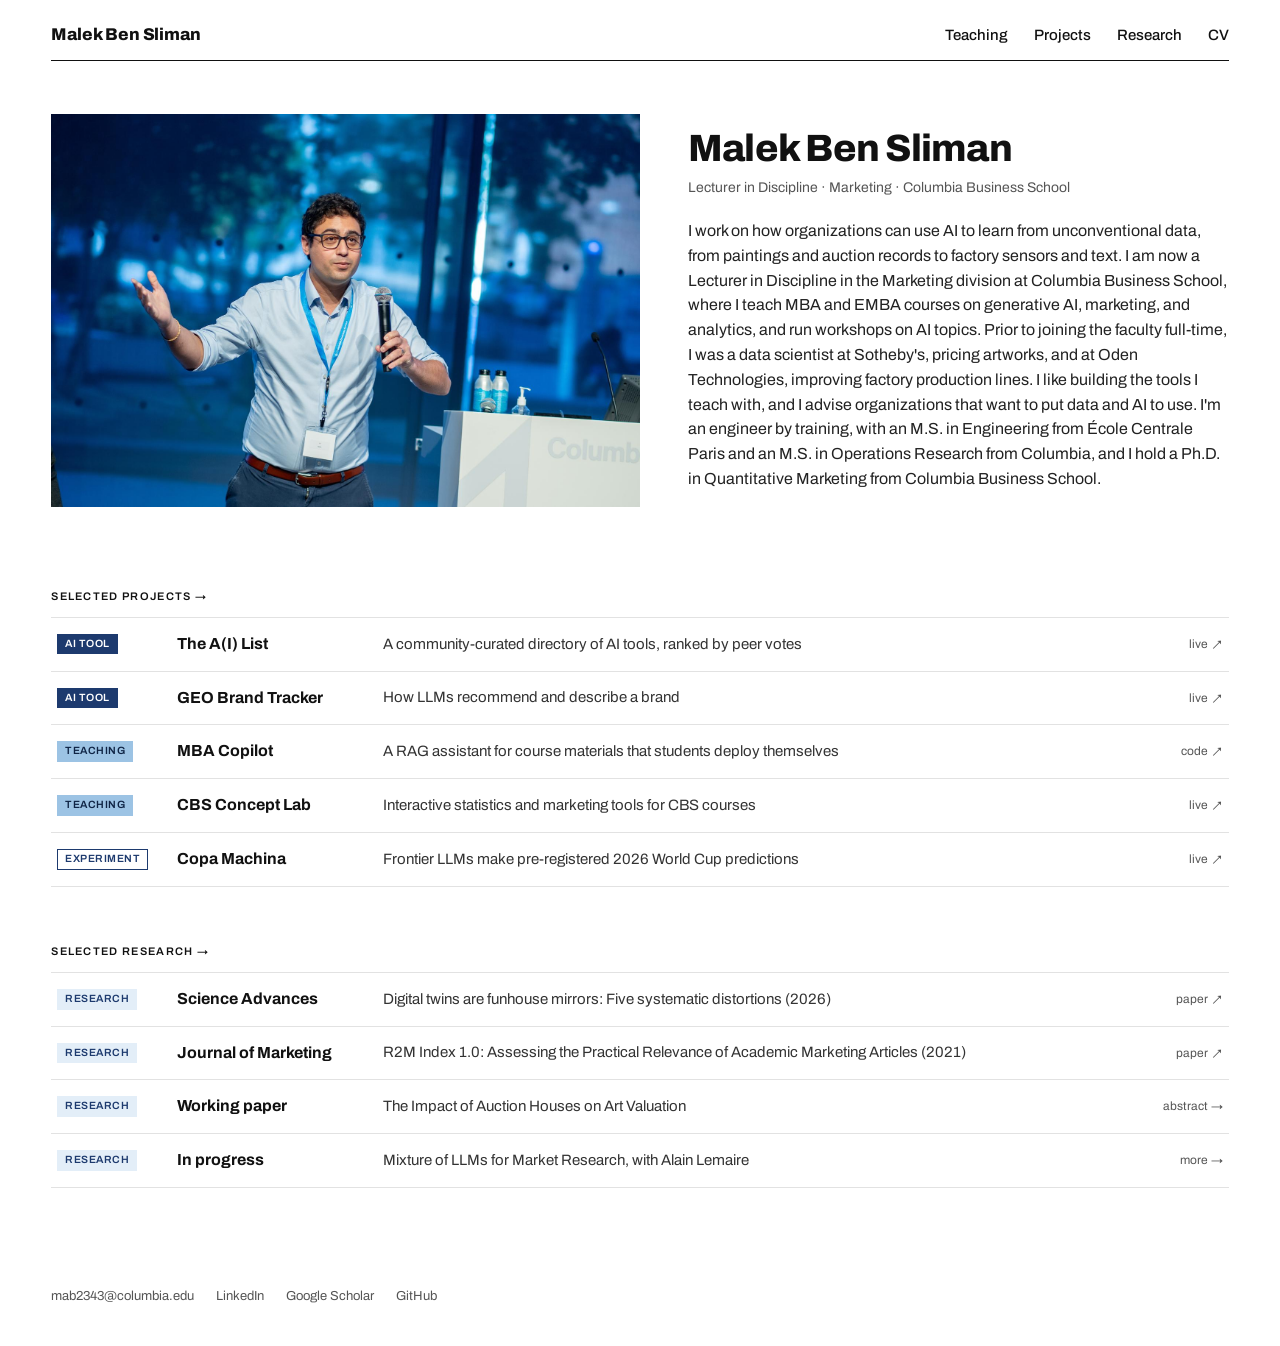
<file: index.html>
<!doctype html>
<html lang="en">
<head>
  <meta charset="utf-8">
  <meta name="viewport" content="width=device-width, initial-scale=1">
  <title>Malek Ben Sliman</title>
  <meta name="description" content="Malek Ben Sliman is a Lecturer in Discipline in the Marketing division at Columbia Business School, working on how organizations can use AI to learn from unconventional data.">
  <meta name="google-site-verification" content="Wvb4ztsXDy-5L_1OYWuLPOG2adjC0HiQER0uwKYzLbo">
  <meta property="og:title" content="Malek Ben Sliman">
  <meta property="og:description" content="Lecturer in Discipline, Marketing, Columbia Business School. AI, unconventional data, and the tools I teach with.">
  <meta property="og:image" content="https://malekbensliman.github.io/photo-headshot.jpg">
  <meta property="og:type" content="website">
  <link rel="icon" type="image/svg+xml" href="favicon.svg">
  <link rel="preconnect" href="https://fonts.googleapis.com">
  <link rel="preconnect" href="https://fonts.gstatic.com" crossorigin>
  <link href="https://fonts.googleapis.com/css2?family=Archivo:wght@400;500;600;800&display=swap" rel="stylesheet">
  <link rel="stylesheet" href="style.css?v=9">
</head>
<body>
  <header class="site-header">
    <div class="wrap">
      <a class="site-name" href="index.html">Malek Ben Sliman</a>
      <nav>
        <a href="teaching.html">Teaching</a>
        <a href="projects.html">Projects</a>
        <a href="research.html">Research</a>
        <a href="cv.pdf">CV</a>
      </nav>
    </div>
  </header>

  <main class="wrap">
    <section class="hero">
      <img class="hero-photo" src="photo-stage.jpg" alt="Malek Ben Sliman teaching at Columbia Business School">
      <div class="hero-text">
        <h1>Malek Ben Sliman</h1>
        <p class="role">Lecturer in Discipline · Marketing · Columbia Business School</p>
        <p class="intro">I work on how organizations can use AI to learn from unconventional data, from paintings and auction records to factory sensors and text. I am now a Lecturer in Discipline in the Marketing division at Columbia Business School, where I teach MBA and EMBA courses on generative AI, marketing, and analytics, and run workshops on AI topics. Prior to joining the faculty full-time, I was a data scientist at Sotheby's, pricing artworks, and at Oden Technologies, improving factory production lines. I like building the tools I teach with, and I advise organizations that want to put data and AI to use. I'm an engineer by training, with an M.S. in Engineering from École Centrale Paris and an M.S. in Operations Research from Columbia, and I hold a Ph.D. in Quantitative Marketing from Columbia Business School.</p>
      </div>
    </section>

    <section id="projects">
      <h2 class="label"><a href="projects.html">Selected projects <span class="arrow" aria-hidden="true">→</span></a></h2>
      <ol class="projects">
        <li class="project">
          <a class="row" href="https://the-ai-list.io/" target="_blank" rel="noopener">
            <span class="tag tag-ai">AI tool</span>
            <span class="project-name">The A(I) List</span>
            <span class="project-desc">A community-curated directory of AI tools, ranked by peer votes</span>
            <span class="project-go">live <span class="arrow arrow-out" aria-hidden="true">→</span></span>
          </a>
        </li>
        <li class="project">
          <a class="row" href="https://geo-brand-tracker--geo-brand-tracker.us-central1.hosted.app/" target="_blank" rel="noopener">
            <span class="tag tag-ai">AI tool</span>
            <span class="project-name">GEO Brand Tracker</span>
            <span class="project-desc">How LLMs recommend and describe a brand</span>
            <span class="project-go">live <span class="arrow arrow-out" aria-hidden="true">→</span></span>
          </a>
        </li>
        <li class="project">
          <a class="row" href="https://github.com/malekbensliman/mba-copilot" target="_blank" rel="noopener">
            <span class="tag tag-teaching">Teaching</span>
            <span class="project-name">MBA Copilot</span>
            <span class="project-desc">A RAG assistant for course materials that students deploy themselves</span>
            <span class="project-go">code <span class="arrow arrow-out" aria-hidden="true">→</span></span>
          </a>
        </li>
        <li class="project">
          <a class="row" href="https://cbs-concept-lab.web.app/" target="_blank" rel="noopener">
            <span class="tag tag-teaching">Teaching</span>
            <span class="project-name">CBS Concept Lab</span>
            <span class="project-desc">Interactive statistics and marketing tools for CBS courses</span>
            <span class="project-go">live <span class="arrow arrow-out" aria-hidden="true">→</span></span>
          </a>
        </li>
        <li class="project">
          <a class="row" href="https://copa-machina.vercel.app/" target="_blank" rel="noopener">
            <span class="tag tag-experiment">Experiment</span>
            <span class="project-name">Copa Machina</span>
            <span class="project-desc">Frontier LLMs make pre-registered 2026 World Cup predictions</span>
            <span class="project-go">live <span class="arrow arrow-out" aria-hidden="true">→</span></span>
          </a>
        </li>
      </ol>
    </section>

    <section id="research">
      <h2 class="label"><a href="research.html">Selected research <span class="arrow" aria-hidden="true">→</span></a></h2>
      <ol class="projects">
        <li class="project">
          <a class="row" href="https://doi.org/10.1126/sciadv.aeh8260" target="_blank" rel="noopener">
            <span class="tag tag-research">Research</span>
            <span class="project-name">Science Advances</span>
            <span class="project-desc">Digital twins are funhouse mirrors: Five systematic distortions (2026)</span>
            <span class="project-go">paper <span class="arrow arrow-out" aria-hidden="true">→</span></span>
          </a>
        </li>
        <li class="project">
          <a class="row" href="https://doi.org/10.1177/00222429211028145" target="_blank" rel="noopener">
            <span class="tag tag-research">Research</span>
            <span class="project-name">Journal of Marketing</span>
            <span class="project-desc">R2M Index 1.0: Assessing the Practical Relevance of Academic Marketing Articles (2021)</span>
            <span class="project-go">paper <span class="arrow arrow-out" aria-hidden="true">→</span></span>
          </a>
        </li>
        <li class="project">
          <a class="row" href="research.html#art-valuation">
            <span class="tag tag-research">Research</span>
            <span class="project-name">Working paper</span>
            <span class="project-desc">The Impact of Auction Houses on Art Valuation</span>
            <span class="project-go">abstract <span class="arrow" aria-hidden="true">→</span></span>
          </a>
        </li>
        <li class="project">
          <a class="row" href="research.html#llm-mixture">
            <span class="tag tag-research">Research</span>
            <span class="project-name">In progress</span>
            <span class="project-desc">Mixture of LLMs for Market Research, with Alain Lemaire</span>
            <span class="project-go">more <span class="arrow" aria-hidden="true">→</span></span>
          </a>
        </li>
      </ol>
    </section>
  </main>

  <footer class="site-footer">
    <div class="wrap">
      <a href="mailto:mab2343@columbia.edu">mab2343@columbia.edu</a>
      <a href="https://www.linkedin.com/in/malekbensliman" target="_blank" rel="noopener">LinkedIn</a>
      <a href="https://scholar.google.com/citations?user=B9X_WdcAAAAJ" target="_blank" rel="noopener">Google Scholar</a>
      <a href="https://github.com/malekbensliman" target="_blank" rel="noopener">GitHub</a>
    </div>
  </footer>
</body>
</html>
</file>
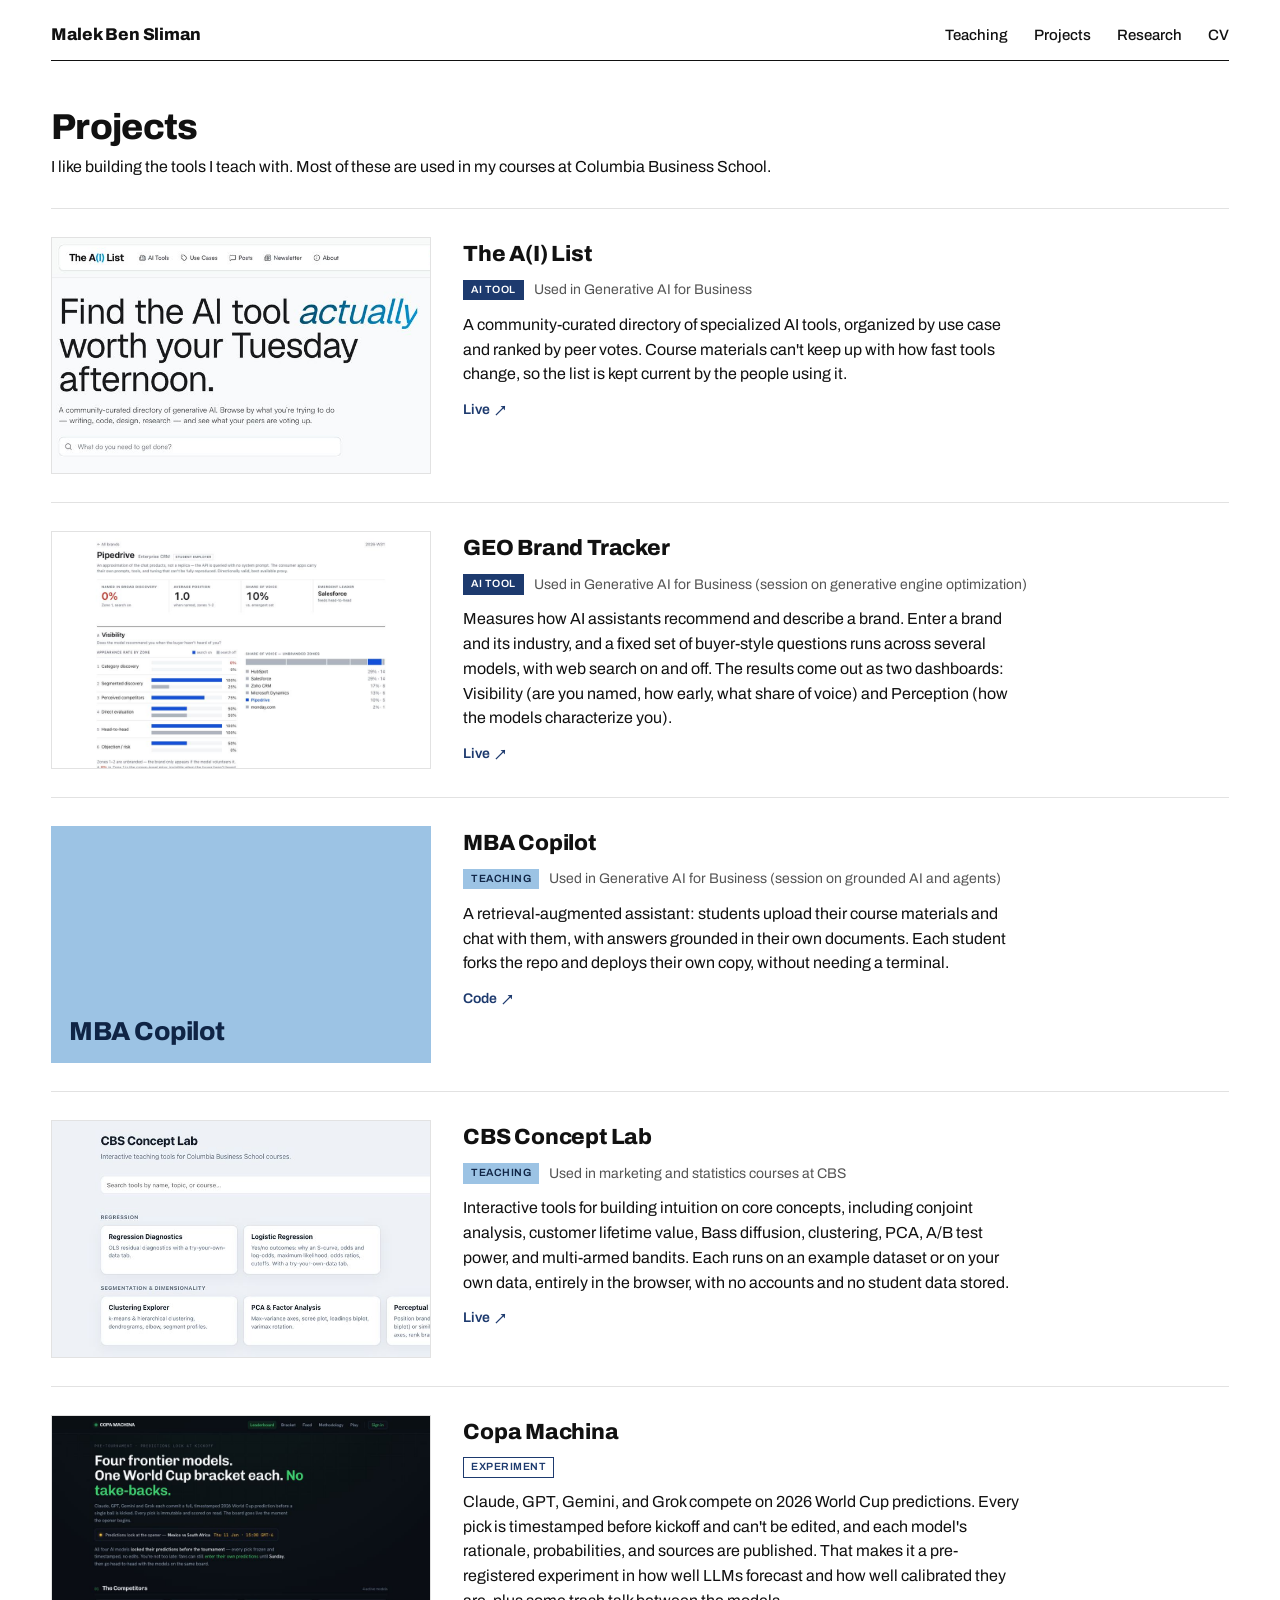
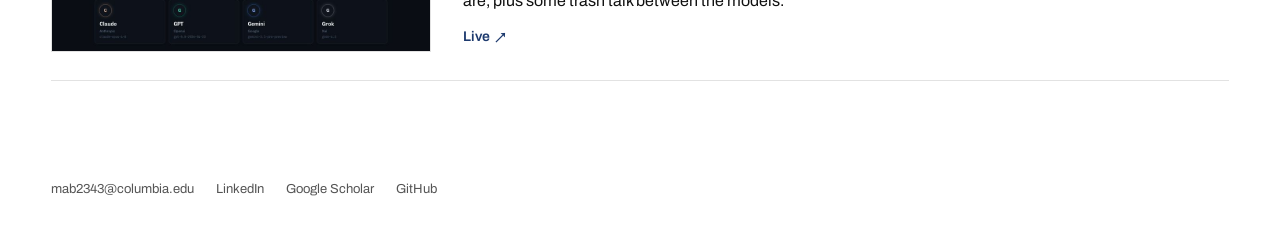
<file: projects.html>
<!doctype html>
<html lang="en">
<head>
  <meta charset="utf-8">
  <meta name="viewport" content="width=device-width, initial-scale=1">
  <title>Projects · Malek Ben Sliman</title>
  <meta name="description" content="AI tools, teaching tools, experiments, and research projects by Malek Ben Sliman.">
  <meta property="og:title" content="Projects · Malek Ben Sliman">
  <meta property="og:description" content="The A(I) List, GEO Brand Tracker, MBA Copilot, CBS Concept Lab, and Copa Machina.">
  <meta property="og:image" content="https://malekbensliman.github.io/photo-headshot.jpg">
  <meta property="og:type" content="website">
  <link rel="icon" type="image/svg+xml" href="favicon.svg">
  <link rel="preconnect" href="https://fonts.googleapis.com">
  <link rel="preconnect" href="https://fonts.gstatic.com" crossorigin>
  <link href="https://fonts.googleapis.com/css2?family=Archivo:wght@400;500;600;800&display=swap" rel="stylesheet">
  <link rel="stylesheet" href="style.css?v=9">
</head>
<body>
  <header class="site-header">
    <div class="wrap">
      <a class="site-name" href="index.html">Malek Ben Sliman</a>
      <nav>
        <a href="teaching.html">Teaching</a>
        <a href="projects.html">Projects</a>
        <a href="research.html">Research</a>
        <a href="cv.pdf">CV</a>
      </nav>
    </div>
  </header>

  <main class="wrap">
    <h1 class="page-title">Projects</h1>
    <p class="lede">I like building the tools I teach with. Most of these are used in my courses at Columbia Business School.</p>

    <article class="project-entry" id="the-ai-list">
      <img class="project-shot" src="images/project-the-ai-list.jpg" alt="The A(I) List home page" loading="lazy">
      <div class="project-body">
        <h2>The A(I) List</h2>
        <p class="project-meta"><span class="tag tag-ai">AI tool</span> Used in Generative AI for Business</p>
        <p class="project-summary">A community-curated directory of specialized AI tools, organized by use case and ranked by peer votes. Course materials can't keep up with how fast tools change, so the list is kept current by the people using it.</p>
        <p class="project-links"><a href="https://the-ai-list.io/" target="_blank" rel="noopener">Live <span class="arrow arrow-out" aria-hidden="true">→</span></a></p>
      </div>
    </article>

    <article class="project-entry" id="geo-brand-tracker">
      <img class="project-shot" src="images/project-geo-brand-tracker.jpg" alt="GEO Brand Tracker visibility dashboard for a CRM brand" loading="lazy">
      <div class="project-body">
        <h2>GEO Brand Tracker</h2>
        <p class="project-meta"><span class="tag tag-ai">AI tool</span> Used in Generative AI for Business (session on generative engine optimization)</p>
        <p class="project-summary">Measures how AI assistants recommend and describe a brand. Enter a brand and its industry, and a fixed set of buyer-style questions runs across several models, with web search on and off. The results come out as two dashboards: Visibility (are you named, how early, what share of voice) and Perception (how the models characterize you).</p>
        <p class="project-links"><a href="https://geo-brand-tracker--geo-brand-tracker.us-central1.hosted.app/" target="_blank" rel="noopener">Live <span class="arrow arrow-out" aria-hidden="true">→</span></a></p>
      </div>
    </article>

    <article class="project-entry" id="mba-copilot">
      <div class="project-shot shot-block shot-teaching" role="img" aria-label="MBA Copilot"><span>MBA Copilot</span></div>
      <div class="project-body">
        <h2>MBA Copilot</h2>
        <p class="project-meta"><span class="tag tag-teaching">Teaching</span> Used in Generative AI for Business (session on grounded AI and agents)</p>
        <p class="project-summary">A retrieval-augmented assistant: students upload their course materials and chat with them, with answers grounded in their own documents. Each student forks the repo and deploys their own copy, without needing a terminal.</p>
        <p class="project-links"><a href="https://github.com/malekbensliman/mba-copilot" target="_blank" rel="noopener">Code <span class="arrow arrow-out" aria-hidden="true">→</span></a></p>
      </div>
    </article>

    <article class="project-entry" id="cbs-concept-lab">
      <img class="project-shot" src="images/project-cbs-concept-lab.jpg" alt="CBS Concept Lab home page listing interactive tools" loading="lazy">
      <div class="project-body">
        <h2>CBS Concept Lab</h2>
        <p class="project-meta"><span class="tag tag-teaching">Teaching</span> Used in marketing and statistics courses at CBS</p>
        <p class="project-summary">Interactive tools for building intuition on core concepts, including conjoint analysis, customer lifetime value, Bass diffusion, clustering, PCA, A/B test power, and multi-armed bandits. Each runs on an example dataset or on your own data, entirely in the browser, with no accounts and no student data stored.</p>
        <p class="project-links"><a href="https://cbs-concept-lab.web.app/" target="_blank" rel="noopener">Live <span class="arrow arrow-out" aria-hidden="true">→</span></a></p>
      </div>
    </article>

    <article class="project-entry" id="copa-machina">
      <img class="project-shot" src="images/project-copa-machina.jpg" alt="Copa Machina home page with the four competing models" loading="lazy">
      <div class="project-body">
        <h2>Copa Machina</h2>
        <p class="project-meta"><span class="tag tag-experiment">Experiment</span></p>
        <p class="project-summary">Claude, GPT, Gemini, and Grok compete on 2026 World Cup predictions. Every pick is timestamped before kickoff and can't be edited, and each model's rationale, probabilities, and sources are published. That makes it a pre-registered experiment in how well LLMs forecast and how well calibrated they are, plus some trash talk between the models.</p>
        <p class="project-links"><a href="https://copa-machina.vercel.app/" target="_blank" rel="noopener">Live <span class="arrow arrow-out" aria-hidden="true">→</span></a></p>
      </div>
    </article>

  </main>

  <footer class="site-footer">
    <div class="wrap">
      <a href="mailto:mab2343@columbia.edu">mab2343@columbia.edu</a>
      <a href="https://www.linkedin.com/in/malekbensliman" target="_blank" rel="noopener">LinkedIn</a>
      <a href="https://scholar.google.com/citations?user=B9X_WdcAAAAJ" target="_blank" rel="noopener">Google Scholar</a>
      <a href="https://github.com/malekbensliman" target="_blank" rel="noopener">GitHub</a>
    </div>
  </footer>
</body>
</html>
</file>
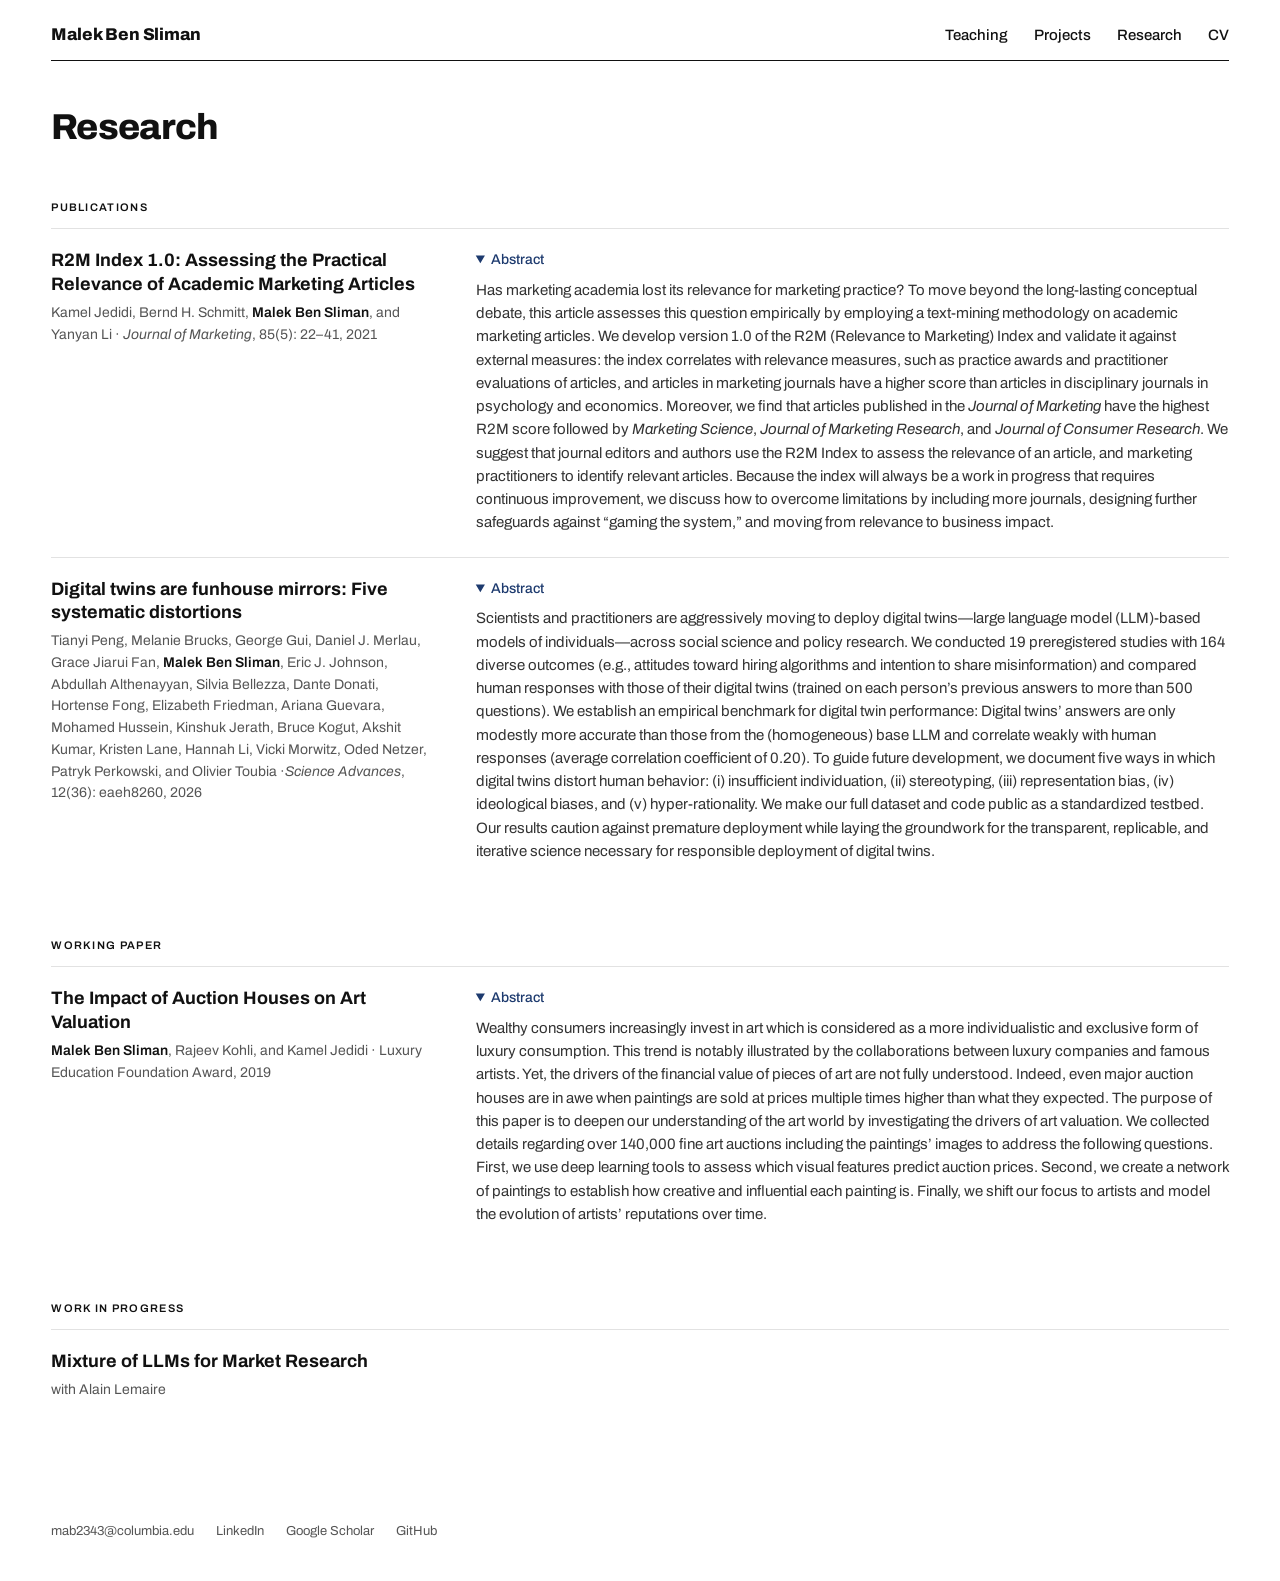
<file: research.html>
<!doctype html>
<html lang="en">
<head>
  <meta charset="utf-8">
  <meta name="viewport" content="width=device-width, initial-scale=1">
  <title>Research · Malek Ben Sliman</title>
  <meta name="description" content="Publications and working papers by Malek Ben Sliman: AI and unconventional data in marketing, from fine-art auctions to academic articles and LLM digital twins.">
  <meta property="og:title" content="Research · Malek Ben Sliman">
  <meta property="og:description" content="Publications in the Journal of Marketing and Science Advances, and working papers on art valuation and LLMs for market research.">
  <meta property="og:image" content="https://malekbensliman.github.io/photo-headshot.jpg">
  <meta property="og:type" content="website">
  <link rel="icon" type="image/svg+xml" href="favicon.svg">
  <link rel="preconnect" href="https://fonts.googleapis.com">
  <link rel="preconnect" href="https://fonts.gstatic.com" crossorigin>
  <link href="https://fonts.googleapis.com/css2?family=Archivo:wght@400;500;600;800&display=swap" rel="stylesheet">
  <link rel="stylesheet" href="style.css?v=9">
</head>
<body>
  <header class="site-header">
    <div class="wrap">
      <a class="site-name" href="index.html">Malek Ben Sliman</a>
      <nav>
        <a href="teaching.html">Teaching</a>
        <a href="projects.html">Projects</a>
        <a href="research.html">Research</a>
        <a href="cv.pdf">CV</a>
      </nav>
    </div>
  </header>

  <main class="wrap">
    <h1 class="page-title">Research</h1>

    <section class="section">
      <h2 class="label">Publications</h2>

      <article class="pub">
        <h3><a href="https://doi.org/10.1177/00222429211028145" target="_blank" rel="noopener">R2M Index 1.0: Assessing the Practical Relevance of Academic Marketing Articles</a></h3>
        <p class="meta">Kamel Jedidi, Bernd H. Schmitt, <b>Malek Ben Sliman</b>, and Yanyan Li · <i>Journal of Marketing</i>, 85(5): 22–41, 2021</p>
        <details open>
          <summary>Abstract</summary>
          <p>Has marketing academia lost its relevance for marketing practice? To move beyond the long-lasting conceptual debate, this article assesses this question empirically by employing a text-mining methodology on academic marketing articles. We develop version 1.0 of the R2M (Relevance to Marketing) Index and validate it against external measures: the index correlates with relevance measures, such as practice awards and practitioner evaluations of articles, and articles in marketing journals have a higher score than articles in disciplinary journals in psychology and economics. Moreover, we find that articles published in the <i>Journal of Marketing</i> have the highest R2M score followed by <i>Marketing Science</i>, <i>Journal of Marketing Research</i>, and <i>Journal of Consumer Research</i>. We suggest that journal editors and authors use the R2M Index to assess the relevance of an article, and marketing practitioners to identify relevant articles. Because the index will always be a work in progress that requires continuous improvement, we discuss how to overcome limitations by including more journals, designing further safeguards against “gaming the system,” and moving from relevance to business impact.</p>
        </details>
      </article>

      <article class="pub">
        <h3><a href="https://doi.org/10.1126/sciadv.aeh8260" target="_blank" rel="noopener">Digital twins are funhouse mirrors: Five systematic distortions</a></h3>
        <p class="meta">Tianyi Peng, Melanie Brucks, George Gui, Daniel J. Merlau, Grace Jiarui Fan, <b>Malek Ben Sliman</b>, Eric J. Johnson, Abdullah Althenayyan, Silvia Bellezza, Dante Donati, Hortense Fong, Elizabeth Friedman, Ariana Guevara, Mohamed Hussein, Kinshuk Jerath, Bruce Kogut, Akshit Kumar, Kristen Lane, Hannah Li, Vicki Morwitz, Oded Netzer, Patryk Perkowski, and Olivier Toubia ·<i>Science Advances</i>, 12(36): eaeh8260, 2026</p>
        <details open>
          <summary>Abstract</summary>
          <p>Scientists and practitioners are aggressively moving to deploy digital twins—large language model (LLM)-based models of individuals—across social science and policy research. We conducted 19 preregistered studies with 164 diverse outcomes (e.g., attitudes toward hiring algorithms and intention to share misinformation) and compared human responses with those of their digital twins (trained on each person’s previous answers to more than 500 questions). We establish an empirical benchmark for digital twin performance: Digital twins’ answers are only modestly more accurate than those from the (homogeneous) base LLM and correlate weakly with human responses (average correlation coefficient of 0.20). To guide future development, we document five ways in which digital twins distort human behavior: (i) insufficient individuation, (ii) stereotyping, (iii) representation bias, (iv) ideological biases, and (v) hyper-rationality. We make our full dataset and code public as a standardized testbed. Our results caution against premature deployment while laying the groundwork for the transparent, replicable, and iterative science necessary for responsible deployment of digital twins.</p>
        </details>
      </article>
    </section>

    <section class="section">
      <h2 class="label">Working paper</h2>

      <article class="pub" id="art-valuation">
        <h3>The Impact of Auction Houses on Art Valuation</h3>
        <p class="meta"><b>Malek Ben Sliman</b>, Rajeev Kohli, and Kamel Jedidi · Luxury Education Foundation Award, 2019</p>
        <details open>
          <summary>Abstract</summary>
          <p>Wealthy consumers increasingly invest in art which is considered as a more individualistic and exclusive form of luxury consumption. This trend is notably illustrated by the collaborations between luxury companies and famous artists. Yet, the drivers of the financial value of pieces of art are not fully understood. Indeed, even major auction houses are in awe when paintings are sold at prices multiple times higher than what they expected. The purpose of this paper is to deepen our understanding of the art world by investigating the drivers of art valuation. We collected details regarding over 140,000 fine art auctions including the paintings’ images to address the following questions. First, we use deep learning tools to assess which visual features predict auction prices. Second, we create a network of paintings to establish how creative and influential each painting is. Finally, we shift our focus to artists and model the evolution of artists’ reputations over time.</p>
        </details>
      </article>
    </section>

    <section class="section">
      <h2 class="label">Work in progress</h2>

      <article class="pub" id="llm-mixture">
        <h3>Mixture of LLMs for Market Research</h3>
        <p class="meta">with Alain Lemaire</p>
      </article>
    </section>
  </main>

  <footer class="site-footer">
    <div class="wrap">
      <a href="mailto:mab2343@columbia.edu">mab2343@columbia.edu</a>
      <a href="https://www.linkedin.com/in/malekbensliman" target="_blank" rel="noopener">LinkedIn</a>
      <a href="https://scholar.google.com/citations?user=B9X_WdcAAAAJ" target="_blank" rel="noopener">Google Scholar</a>
      <a href="https://github.com/malekbensliman" target="_blank" rel="noopener">GitHub</a>
    </div>
  </footer>
</body>
</html>
</file>
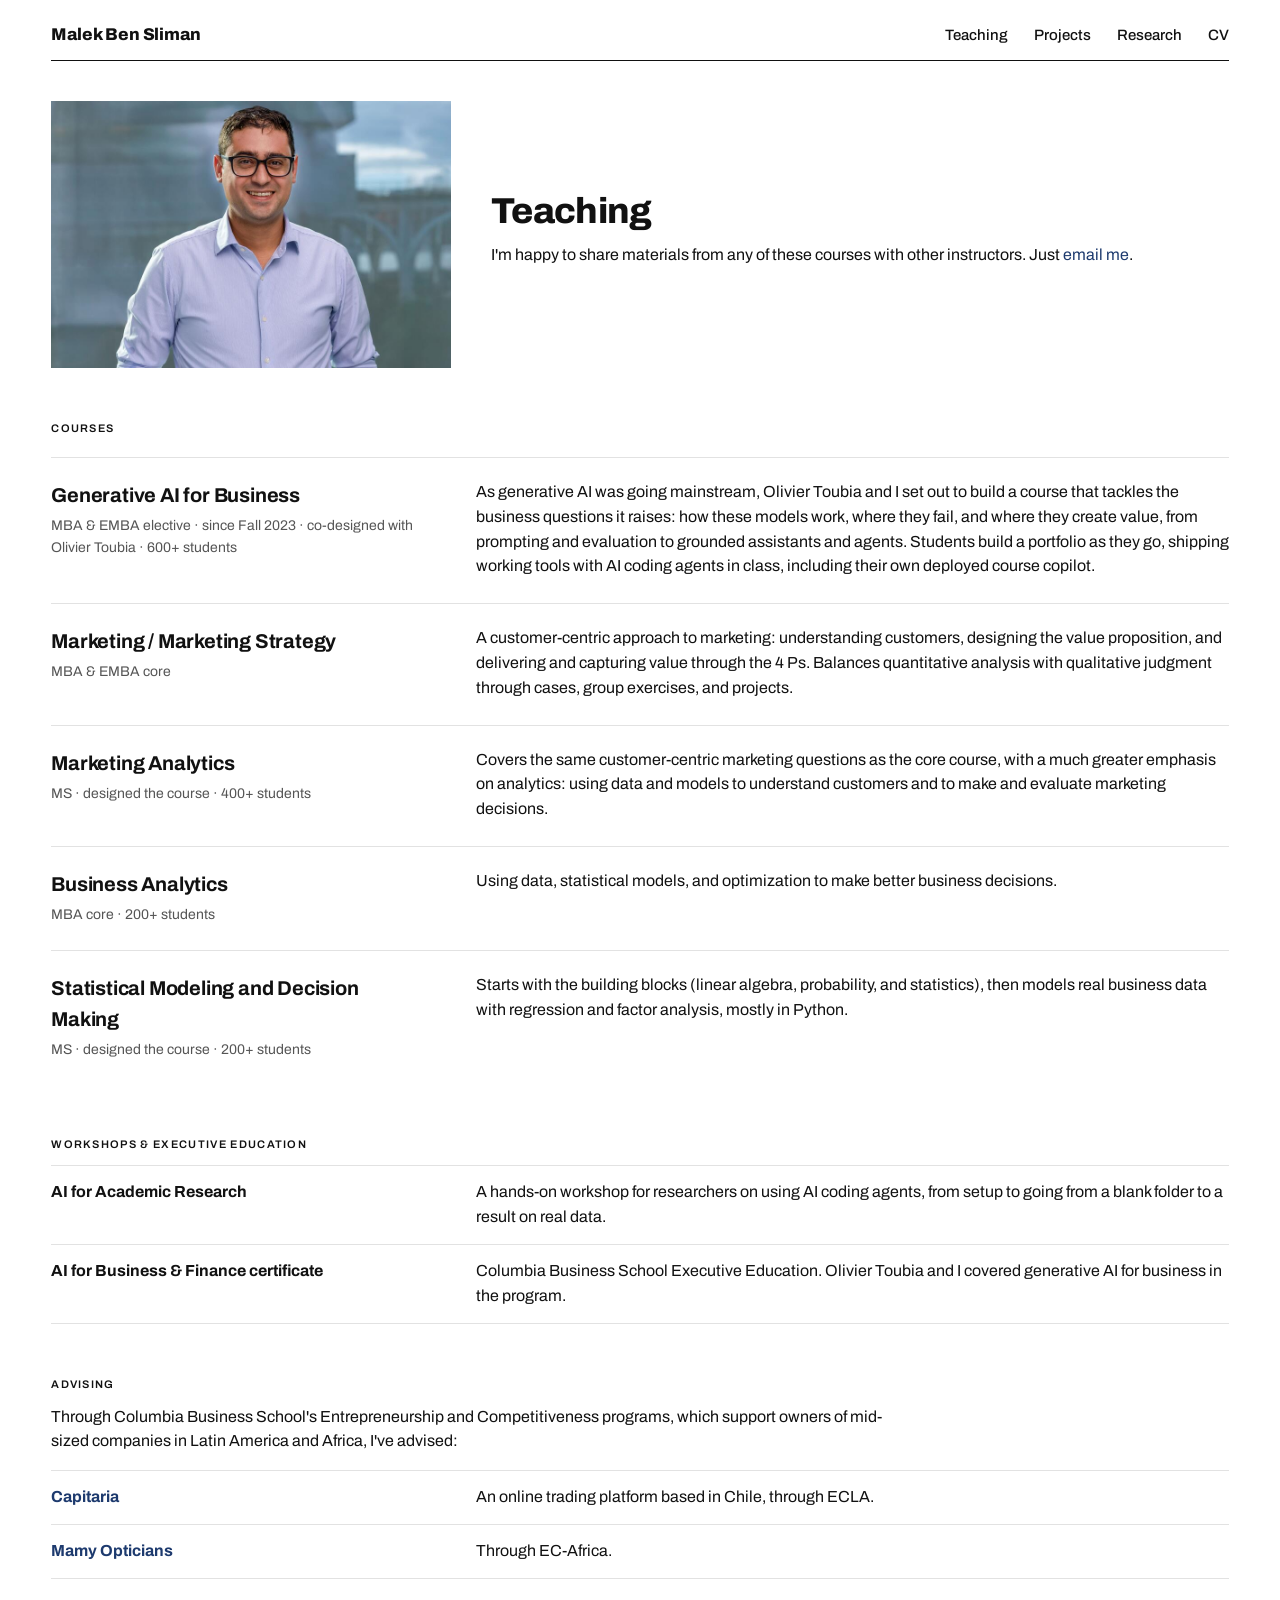
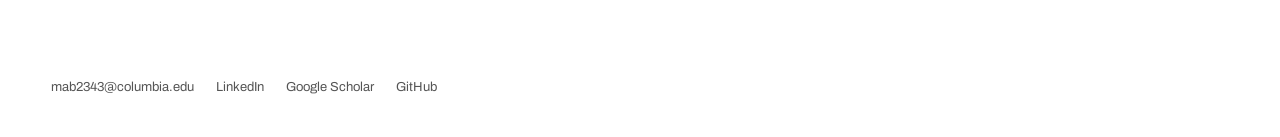
<file: teaching.html>
<!doctype html>
<html lang="en">
<head>
  <meta charset="utf-8">
  <meta name="viewport" content="width=device-width, initial-scale=1">
  <title>Teaching · Malek Ben Sliman</title>
  <meta name="description" content="Courses, workshops, executive education, and advising by Malek Ben Sliman at Columbia Business School.">
  <meta property="og:title" content="Teaching · Malek Ben Sliman">
  <meta property="og:description" content="Generative AI for Business, Marketing, Marketing Analytics, Business Analytics, and Statistical Modeling at Columbia Business School.">
  <meta property="og:image" content="https://malekbensliman.github.io/photo-headshot.jpg">
  <meta property="og:type" content="website">
  <link rel="icon" type="image/svg+xml" href="favicon.svg">
  <link rel="preconnect" href="https://fonts.googleapis.com">
  <link rel="preconnect" href="https://fonts.gstatic.com" crossorigin>
  <link href="https://fonts.googleapis.com/css2?family=Archivo:wght@400;500;600;800&display=swap" rel="stylesheet">
  <link rel="stylesheet" href="style.css?v=9">
</head>
<body>
  <header class="site-header">
    <div class="wrap">
      <a class="site-name" href="index.html">Malek Ben Sliman</a>
      <nav>
        <a href="teaching.html">Teaching</a>
        <a href="projects.html">Projects</a>
        <a href="research.html">Research</a>
        <a href="cv.pdf">CV</a>
      </nav>
    </div>
  </header>

  <main class="wrap">
    <div class="page-head">
      <img class="headshot" src="photo-headshot.jpg" alt="Portrait of Malek Ben Sliman">
      <div>
        <h1 class="page-title">Teaching</h1>
        <p class="lede">I'm happy to share materials from any of these courses with other instructors. Just <a href="mailto:mab2343@columbia.edu">email me</a>.</p>
      </div>
    </div>

    <section class="section">
      <h2 class="label">Courses</h2>

      <article class="course">
        <h3>Generative AI for Business</h3>
        <p class="meta">MBA &amp; EMBA elective · since Fall 2023 · co-designed with Olivier Toubia · 600+ students</p>
        <p>As generative AI was going mainstream, Olivier Toubia and I set out to build a course that tackles the business questions it raises: how these models work, where they fail, and where they create value, from prompting and evaluation to grounded assistants and agents. Students build a portfolio as they go, shipping working tools with AI coding agents in class, including their own deployed course copilot.</p>
      </article>

      <article class="course">
        <h3>Marketing / Marketing Strategy</h3>
        <p class="meta">MBA &amp; EMBA core</p>
        <p>A customer-centric approach to marketing: understanding customers, designing the value proposition, and delivering and capturing value through the 4 Ps. Balances quantitative analysis with qualitative judgment through cases, group exercises, and projects.</p>
      </article>

      <article class="course">
        <h3>Marketing Analytics</h3>
        <p class="meta">MS · designed the course · 400+ students</p>
        <p>Covers the same customer-centric marketing questions as the core course, with a much greater emphasis on analytics: using data and models to understand customers and to make and evaluate marketing decisions.</p>
      </article>

      <article class="course">
        <h3>Business Analytics</h3>
        <p class="meta">MBA core · 200+ students</p>
        <p>Using data, statistical models, and optimization to make better business decisions.</p>
      </article>

      <article class="course">
        <h3>Statistical Modeling and Decision Making</h3>
        <p class="meta">MS · designed the course · 200+ students</p>
        <p>Starts with the building blocks (linear algebra, probability, and statistics), then models real business data with regression and factor analysis, mostly in Python.</p>
      </article>
    </section>

    <section class="section">
      <h2 class="label">Workshops &amp; executive education</h2>
      <ul class="entries">
        <li><strong class="entry-name">AI for Academic Research</strong><span class="entry-text">A hands-on workshop for researchers on using AI coding agents, from setup to going from a blank folder to a result on real data.</span></li>
        <li><strong class="entry-name">AI for Business &amp; Finance certificate</strong><span class="entry-text">Columbia Business School Executive Education. Olivier Toubia and I covered generative AI for business in the program.</span></li>
      </ul>
    </section>

    <section class="section">
      <h2 class="label">Advising</h2>
      <p class="lede">Through Columbia Business School's Entrepreneurship and Competitiveness programs, which support owners of mid-sized companies in Latin America and Africa, I've advised:</p>
      <ul class="entries">
        <li><a class="entry-name" href="https://capitaria.com/" target="_blank" rel="noopener"><strong>Capitaria</strong></a><span class="entry-text">An online trading platform based in Chile, through ECLA.</span></li>
        <li><a class="entry-name" href="https://www.mamy-opticians.com/" target="_blank" rel="noopener"><strong>Mamy Opticians</strong></a><span class="entry-text">Through EC-Africa.</span></li>
      </ul>
    </section>
  </main>

  <footer class="site-footer">
    <div class="wrap">
      <a href="mailto:mab2343@columbia.edu">mab2343@columbia.edu</a>
      <a href="https://www.linkedin.com/in/malekbensliman" target="_blank" rel="noopener">LinkedIn</a>
      <a href="https://scholar.google.com/citations?user=B9X_WdcAAAAJ" target="_blank" rel="noopener">Google Scholar</a>
      <a href="https://github.com/malekbensliman" target="_blank" rel="noopener">GitHub</a>
    </div>
  </footer>
</body>
</html>
</file>
<file: style.css>
/* Malek Ben Sliman: site styles.
   White page, Archivo throughout, color only in category tags. */

:root {
  --ink: #111;
  --muted: #555;
  --rule: #e2e2e2;
  --link: #1d3a6e;
  --wrap: 1440px;
  --gutter: clamp(32px, 4vw, 64px);
}

*, *::before, *::after { box-sizing: border-box; }

html { -webkit-text-size-adjust: 100%; }

body {
  margin: 0;
  background: #fff;
  color: var(--ink);
  font-family: "Archivo", "Helvetica Neue", Arial, sans-serif;
  font-size: 16px;
  font-weight: 400;
  line-height: 1.55;
}

img { display: block; max-width: 100%; }

a { color: var(--link); text-decoration: none; }
a:hover { text-decoration: underline; }

h1, h2, h3, p { margin: 0; }

/* One arrow glyph everywhere; links that leave the site tilt it up-right. */
.arrow { display: inline-block; }
.arrow-out { transform: rotate(-45deg); }

.wrap {
  max-width: var(--wrap);
  margin: 0 auto;
  padding: 0 var(--gutter);
}

/* ---------- Header ---------- */

/* Header and footer rules span the content column, not the padded box. */
.site-header .wrap,
.site-footer .wrap {
  width: calc(100% - 2 * var(--gutter));
  max-width: calc(var(--wrap) - 2 * var(--gutter));
  padding-left: 0;
  padding-right: 0;
}

.site-header .wrap {
  display: flex;
  align-items: baseline;
  justify-content: space-between;
  gap: 24px;
  padding-top: 22px;
  padding-bottom: 12px;
  border-bottom: 1.5px solid var(--ink);
}

.site-name {
  color: var(--ink);
  font-weight: 800;
  font-size: 17px;
  letter-spacing: -0.01em;
}
.site-name:hover { text-decoration: none; }

.site-header nav { display: flex; gap: 26px; font-size: 15px; font-weight: 500; }
.site-header nav a { color: var(--ink); }
.site-header nav a:hover { color: var(--link); }

/* ---------- Shared type ---------- */

.label {
  font-size: 11px;
  font-weight: 600;
  letter-spacing: 0.12em;
  text-transform: uppercase;
  margin-bottom: 12px;
}

.page-title {
  font-weight: 800;
  font-size: 36px;
  line-height: 1.05;
  letter-spacing: -0.02em;
  margin: 48px 0 8px;
}

.section { margin-top: 52px; }

.meta { color: var(--muted); font-size: 14px; }

/* ---------- Tags ---------- */

.tag {
  display: inline-block;
  padding: 3px 8px;
  font-size: 10.5px;
  font-weight: 600;
  letter-spacing: 0.05em;
  line-height: 1.4;
  text-transform: uppercase;
  white-space: nowrap;
}
.tag-ai { background: #1d3a6e; color: #fff; }
.tag-teaching { background: #9cc3e4; color: #0f2445; }
.tag-research { background: #e3eef8; color: #1d3a6e; }
.tag-experiment { background: #fff; color: #1d3a6e; outline: 1px solid #1d3a6e; outline-offset: -1px; }

/* ---------- Home: hero ---------- */

.hero {
  display: grid;
  grid-template-columns: 50% 1fr;
  align-items: center;
  margin-top: 32px;
}

/* Shown whole at its natural 3:2 shape: the open-hand gesture is the point of the photo. */
.hero-photo { width: 100%; height: auto; }

.hero-text { align-self: center; padding: 36px 0 36px 48px; }

.hero h1 {
  font-weight: 800;
  font-size: 38px;
  line-height: 1.05;
  letter-spacing: -0.02em;
}

.hero .role { color: var(--muted); font-size: 14px; margin: 8px 0 20px; }

.hero .intro { font-size: 16px; color: #222; }

/* ---------- Home: projects ---------- */

#projects { margin-top: 60px; scroll-margin-top: 24px; }
#research { margin-top: 56px; }

.projects { list-style: none; margin: 0; padding: 0; border-bottom: 1px solid var(--rule); }

.project { border-top: 1px solid var(--rule); }

.project .row {
  display: grid;
  grid-template-columns: 104px 190px 1fr 64px;
  gap: 16px;
  align-items: center;
  padding: 14px 6px;
  color: var(--ink);
}
.project .row:hover { text-decoration: none; background: #f5f8fc; }
.project .row:hover .project-name { color: var(--link); }

.project .tag { justify-self: start; }
.project-name { font-weight: 700; }
.project-desc { color: #333; font-size: 15px; }
.project-go { color: var(--muted); font-size: 12px; text-align: right; white-space: nowrap; }

/* ---------- Inner pages: courses, entries ---------- */

.lede { max-width: 860px; margin-bottom: 8px; }

/* Two columns on wide screens: name and details left, description right. */
.course, .pub, .entries li {
  display: grid;
  grid-template-columns: minmax(260px, 1fr) 2fr;
  grid-template-rows: auto 1fr; /* extra height goes below the details, not between title and details */
  column-gap: 48px;
  align-items: start;
}
.course > *, .pub > *, .entries li > * { grid-column: 1; }
.course > p:not(.meta), .pub > details, .entries .entry-text { grid-column: 2; grid-row: 1 / span 2; }

.course { border-top: 1px solid var(--rule); padding: 22px 0 24px; }
.course:first-of-type { margin-top: 20px; }
.course h3 { font-size: 20px; font-weight: 700; letter-spacing: -0.01em; }
.course .meta { margin: 4px 0 0; }

.entries { list-style: none; margin: 0; padding: 0; }
.entries li { border-top: 1px solid var(--rule); padding: 14px 0; }
.entries li:last-child { border-bottom: 1px solid var(--rule); }
.entries strong { font-weight: 700; }
.lede + .entries { margin-top: 16px; }

.pub { border-top: 1px solid var(--rule); padding: 20px 0 22px; scroll-margin-top: 24px; }
.pub:first-of-type { margin-top: 4px; }
.pub h3 { font-size: 18px; font-weight: 700; line-height: 1.3; }
.pub h3 a { color: var(--ink); }
.pub h3 a:hover { color: var(--link); }
.pub .meta { margin-top: 6px; }
.pub .meta b { font-weight: 600; color: var(--ink); }
.pub details { margin-top: 0; }
.pub summary { cursor: pointer; color: var(--link); font-size: 14px; font-weight: 500; }
.pub details p { margin-top: 8px; font-size: 15px; color: #333; }

/* ---------- Projects page ---------- */

h2.label a { color: var(--ink); }
h2.label a:hover { color: var(--link); text-decoration: none; }

.project-entry {
  display: grid;
  grid-template-columns: 380px 1fr;
  gap: 32px;
  align-items: start;
  border-top: 1px solid var(--rule);
  padding: 28px 0;
  scroll-margin-top: 24px;
}
.project-entry:first-of-type { margin-top: 28px; }
.project-entry:last-of-type { border-bottom: 1px solid var(--rule); }

.project-shot {
  width: 100%;
  aspect-ratio: 16 / 10;
  object-fit: cover;
  object-position: left top;
  border: 1px solid var(--rule);
}
.shot-block { display: flex; align-items: flex-end; padding: 18px; border: 0; }
.shot-block span { font-weight: 800; font-size: 26px; line-height: 1.05; letter-spacing: -0.02em; }
.shot-teaching { background: #9cc3e4; color: #0f2445; }

.project-body h2 { font-size: 22px; font-weight: 800; letter-spacing: -0.01em; }
.project-meta { margin: 8px 0 12px; font-size: 14px; color: var(--muted); display: flex; flex-wrap: wrap; gap: 6px 10px; align-items: center; }
.project-summary { max-width: 62ch; }
.project-links { margin-top: 12px; font-size: 14px; font-weight: 600; }

/* ---------- Teaching: headshot ---------- */

/* Small header like the homepage hero: headshot (uncropped) beside the title and intro line. */
.page-head { display: grid; grid-template-columns: 400px 1fr; gap: 40px; align-items: center; margin-top: 40px; }
.page-head .page-title { margin-top: 0; }
.page-head .lede { margin-top: 12px; }
.headshot { width: 100%; height: auto; }

/* ---------- Footer ---------- */

.site-footer .wrap {
  display: flex;
  flex-wrap: wrap;
  gap: 8px 22px;
  margin-top: 80px;
  padding-top: 18px;
  padding-bottom: 40px;
  font-size: 13px;
  color: var(--muted);
}
.site-footer a { color: var(--muted); }
.site-footer a:hover { color: var(--link); }

/* ---------- Large screens ---------- */

@media (min-width: 1440px) {
  body { font-size: 17px; }
  .hero h1 { font-size: 46px; }
  .hero .role { font-size: 15px; }
  .hero .intro { font-size: 17px; }
  .page-title { font-size: 42px; }
  .page-head { grid-template-columns: 460px 1fr; }
  .project .row { grid-template-columns: 120px 230px 1fr 70px; padding-top: 16px; padding-bottom: 16px; }
  .project-desc { font-size: 16px; }
  .project-entry { grid-template-columns: 440px 1fr; gap: 40px; }
}

/* ---------- Phones and portrait tablets ---------- */

@media (max-width: 860px) {
  :root { --gutter: 16px; }

  .site-header .wrap { flex-direction: column; gap: 6px; }
  .site-header nav { flex-wrap: wrap; gap: 4px 18px; }

  .hero { grid-template-columns: 1fr; margin-top: 20px; }
  .hero-text { padding: 22px 0 0; }
  .hero h1 { font-size: 32px; }

  .page-title { font-size: 30px; margin-top: 32px; }

  .project-entry { grid-template-columns: 1fr; gap: 16px; }
  .course, .pub, .entries li { grid-template-columns: 1fr; }
  .course > p:not(.meta), .pub > details, .entries .entry-text { grid-column: 1; grid-row: auto; margin-top: 10px; }
  .page-head { grid-template-columns: 1fr; gap: 20px; margin-top: 24px; }
  .headshot { width: 100%; max-width: 420px; }

  .project .row {
    grid-template-columns: auto 1fr auto;
    grid-template-areas: "tag name go" "desc desc desc";
    gap: 6px 10px;
    padding: 12px 0;
  }
  .project .tag { grid-area: tag; }
  .project-name { grid-area: name; }
  .project-go { grid-area: go; }
  .project-desc { grid-area: desc; font-size: 14px; }
}
</file>
